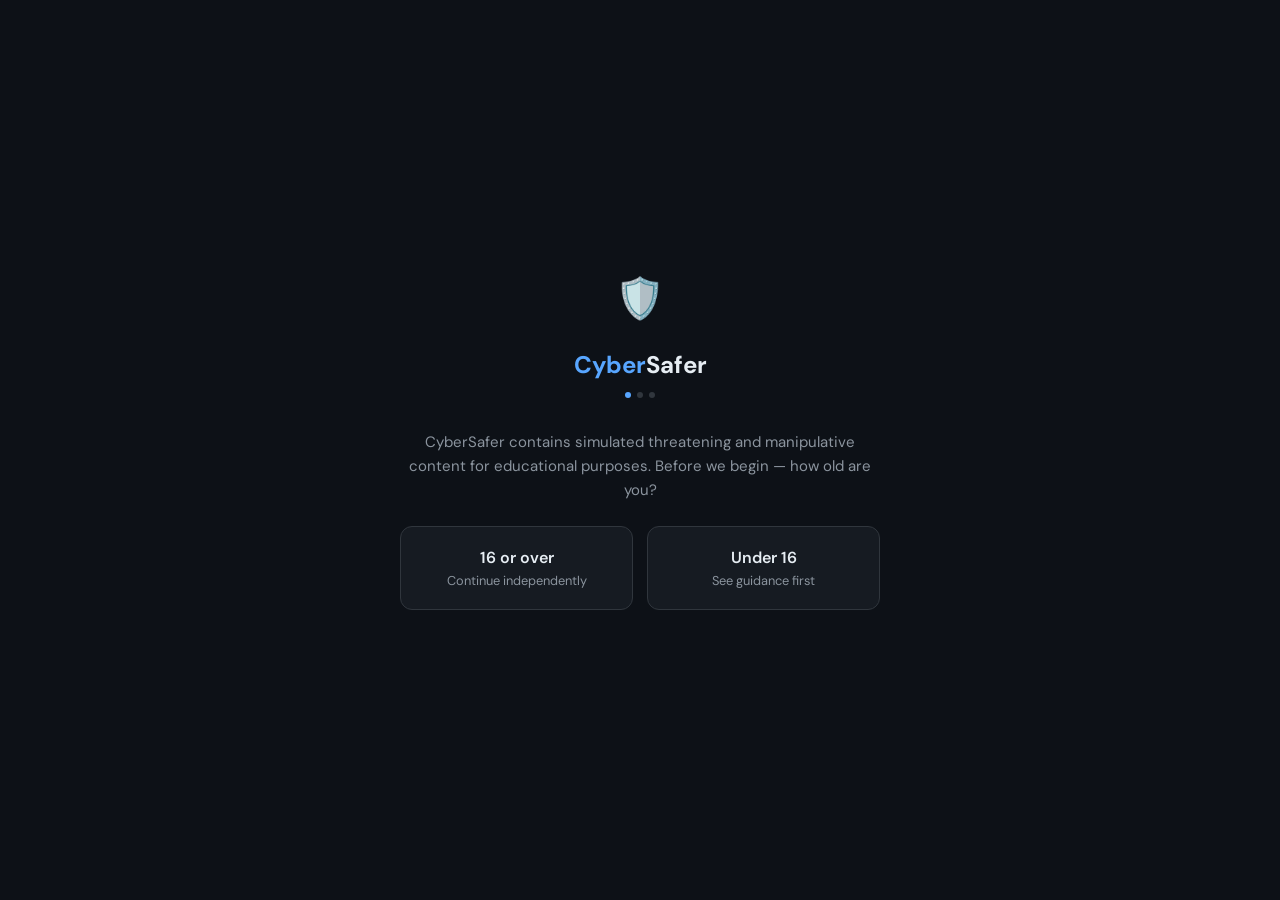
<file: static/index.html>
<!DOCTYPE html>
<html lang="en">
<head>
  <meta charset="UTF-8">
  <meta name="robots" content="noindex,nofollow">
  <meta name="viewport" content="width=device-width, initial-scale=1.0">
  <title>CyberSafer — Learn to spot online threats</title>
  <link rel="stylesheet" href="css/styles.css">
</head>
<body>
  <script>
    // Onboarding gate — redirect if not accepted this session
    try {
      const _ob = JSON.parse(sessionStorage.getItem('cs_onboarded') || 'null');
      if (!_ob || !_ob.accepted) window.location.replace('onboarding.html');
    } catch(e) {
      window.location.replace('onboarding.html');
    }
  </script>

  <header class="header">
    <a href="/" class="header__logo">🛡️ <span>Cyber</span>Safer</a>
    <nav class="header__nav">
      <a href="scenarios.html">Scenarios</a>
    </nav>
  </header>

  <div class="hero">
    <div class="hero__icon">🛡️</div>
    <h1 class="hero__title">Learn to stay safe <span>online</span></h1>
    <p class="hero__desc">
      Read real-feeling conversations involving phishing, scams, cyberbullying,
      and manipulation — and learn to spot the warning signs before they catch you out.
    </p>
    <div class="hero__actions">
      <a href="scenarios.html" class="btn btn--primary btn--lg">Start Training</a>
    </div>
    <div class="hero__stats">
      <div class="hero__stat">
        <div class="hero__stat-num" id="stat-scenarios">21</div>
        <div class="hero__stat-label">Scenarios</div>
      </div>
      <div class="hero__stat">
        <div class="hero__stat-num">6</div>
        <div class="hero__stat-label">Threat categories</div>
      </div>
      <div class="hero__stat">
        <div class="hero__stat-num">0</div>
        <div class="hero__stat-label">Data collected</div>
      </div>
    </div>
  </div>

  <div class="container" style="padding-bottom: 4rem;">
    <div class="divider"></div>

    <div style="display: grid; grid-template-columns: 1fr 1fr; gap: 1rem; margin-bottom: 2rem;" class="feature-grid">
      <div class="card">
        <div style="font-size:1.5rem; margin-bottom:0.5rem;">👁️</div>
        <div style="font-weight:600; margin-bottom:0.25rem;">Spot the warning signs</div>
        <div class="text-muted" style="font-size:0.875rem;">Read real-feeling conversations and identify manipulation tactics before they escalate.</div>
      </div>
      <div class="card">
        <div style="font-size:1.5rem; margin-bottom:0.5rem;">🚩</div>
        <div style="font-weight:600; margin-bottom:0.25rem;">Learn as you go</div>
        <div class="text-muted" style="font-size:0.875rem;">Every red flag you find or miss is explained — so you understand why, not just what.</div>
      </div>
      <div class="card">
        <div style="font-size:1.5rem; margin-bottom:0.5rem;">📱</div>
        <div style="font-weight:600; margin-bottom:0.25rem;">Works on any device</div>
        <div class="text-muted" style="font-size:0.875rem;">Fully mobile-friendly. Use it on your phone, tablet, or laptop.</div>
      </div>
      <div class="card">
        <div style="font-size:1.5rem; margin-bottom:0.5rem;">🔒</div>
        <div style="font-weight:600; margin-bottom:0.25rem;">Nothing stored, nothing shared</div>
        <div class="text-muted" style="font-size:0.875rem;">No account, no tracking, no data leaving your device. Just learn.</div>
      </div>
    </div>

    <div style="text-align:center; padding: 2rem 0;">
      <p class="text-muted" style="font-size:0.875rem; margin-bottom: 0.5rem;">
        Made by <a href="https://foxxelabs.ie" target="_blank">FoxxeLabs</a> ·
        <a href="https://webwise.ie" target="_blank">Internet safety resources</a> ·
        <a href="privacy.html">Privacy Notice</a>
      </p>
      <p class="text-muted" style="font-size:0.8rem;">
        CyberSafer is an educational tool. All scenarios are simulations.<br>
        <a href="onboarding.html" onclick="sessionStorage.removeItem('cs_onboarded')" style="color:var(--text-subtle); font-size:0.75rem;">Review welcome screen</a>
      </p>
    </div>
  </div>

  <script>
    // Load real scenario count
    fetch('scenarios-index.json')
      .then(r => r.json())
      .then(data => {
        if (data.total > 0) document.getElementById('stat-scenarios').textContent = data.total;
      })
      .catch(() => {});
  </script>

  <style>
    @media (max-width: 420px) {
      .feature-grid { grid-template-columns: 1fr; }
    }
  </style>
</body>
</html>
</file>
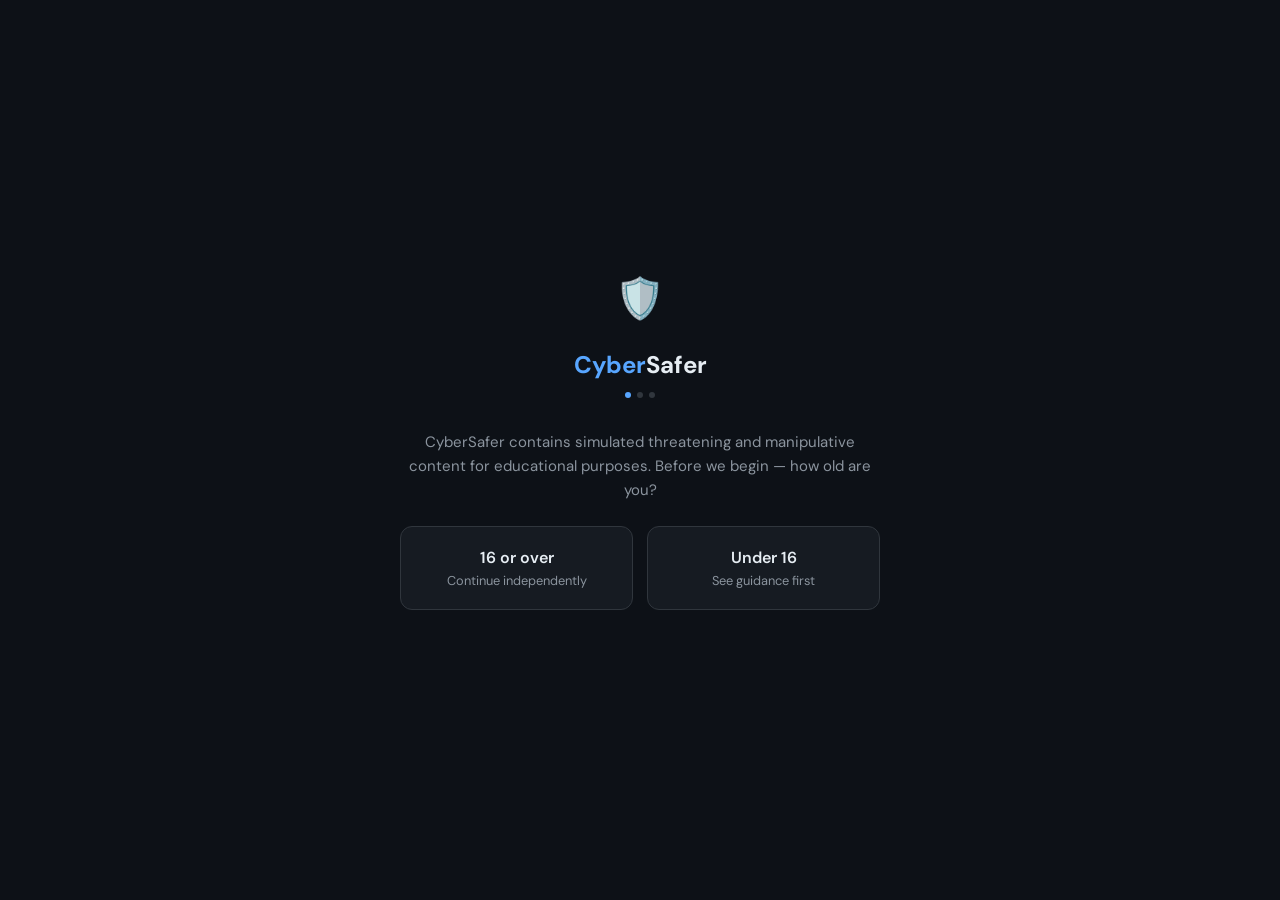
<file: static/category.html>
<!DOCTYPE html>
<html lang="en">
<head>
  <meta charset="UTF-8">
  <meta name="robots" content="noindex,nofollow">
  <meta name="viewport" content="width=device-width, initial-scale=1.0">
  <title>Category — CyberSafer</title>
  <link rel="stylesheet" href="css/styles.css">
  <style>
    .tier-section { margin-bottom: 2.5rem; }
    .tier-header {
      display: flex;
      align-items: center;
      gap: 0.75rem;
      margin-bottom: 1rem;
      padding-bottom: 0.75rem;
      border-bottom: 1px solid var(--border-subtle);
    }
    .tier-icon { font-size: 1.25rem; }
    .tier-title { font-weight: 700; font-size: 1rem; }
    .tier-desc { font-size: 0.8125rem; color: var(--text-muted); margin-top: 0.1rem; }
    .scenario-list { display: flex; flex-direction: column; gap: 0.75rem; }
    .s-card {
      background: var(--surface);
      border: 1px solid var(--border);
      border-radius: var(--radius-lg);
      padding: 1rem 1.25rem;
      cursor: pointer;
      transition: all 0.15s ease;
      display: flex;
      align-items: center;
      gap: 1rem;
    }
    .s-card:hover { border-color: var(--blue); }
    .s-card:active { transform: scale(0.99); }
    .s-card__body { flex: 1; min-width: 0; }
    .s-card__title { font-weight: 600; font-size: 0.9375rem; margin-bottom: 0.3rem; }
    .s-card__desc { font-size: 0.8125rem; color: var(--text-muted); line-height: 1.45;
      white-space: nowrap; overflow: hidden; text-overflow: ellipsis; }
    .s-card__meta { display: flex; gap: 0.4rem; margin-top: 0.5rem; flex-wrap: wrap; align-items: center; }
    .s-card__done {
      width: 24px; height: 24px; border-radius: 50%;
      background: var(--green-dim); border: 1px solid var(--green-border);
      display: flex; align-items: center; justify-content: center;
      font-size: 0.8rem; color: var(--green); flex-shrink: 0;
    }
    .s-card__arrow { color: var(--text-subtle); flex-shrink: 0; transition: all 0.15s; }
    .s-card:hover .s-card__arrow { color: var(--blue); transform: translateX(2px); }

    .recommended-tag {
      display: inline-flex; align-items: center; gap: 0.3rem;
      font-size: 0.7rem; font-weight: 600; text-transform: uppercase;
      letter-spacing: 0.5px; color: var(--blue); background: var(--blue-dim);
      border: 1px solid var(--blue-border); border-radius: 20px;
      padding: 0.15rem 0.5rem;
    }

    .cat-hero {
      padding: 1.5rem 0 0.5rem;
      display: flex;
      align-items: center;
      gap: 1rem;
      margin-bottom: 1.5rem;
    }
    .cat-hero__icon { font-size: 2.5rem; }
    .cat-hero__title { font-size: 1.5rem; font-weight: 700; margin-bottom: 0.25rem; }
    .cat-hero__desc { font-size: 0.9rem; color: var(--text-muted); line-height: 1.5; }
  </style>
</head>
<body>
  <script>
    // Onboarding gate — redirect if not accepted this session
    try {
      const _ob = JSON.parse(sessionStorage.getItem('cs_onboarded') || 'null');
      if (!_ob || !_ob.accepted) window.location.replace('onboarding.html');
    } catch(e) {
      window.location.replace('onboarding.html');
    }
  </script>
  <header class="header">
    <a href="scenarios.html" class="header__logo">← <span>Cyber</span>Safer</a>
  </header>

  <div class="container page" style="padding-top:0;">
    <div class="cat-hero">
      <div class="cat-hero__icon" id="cat-icon"></div>
      <div>
        <div class="cat-hero__title" id="cat-title">Loading...</div>
        <div class="cat-hero__desc" id="cat-desc"></div>
      </div>
    </div>

    <div id="tier-recognise" class="tier-section" style="display:none;">
      <div class="tier-header">
        <div class="tier-icon">👁️</div>
        <div>
          <div class="tier-title">Step 1 — Recognise</div>
          <div class="tier-desc">Read a scripted conversation and identify the warning signs</div>
        </div>
      </div>
      <div class="scenario-list" id="list-recognise"></div>
    </div>

    <div id="tier-respond" class="tier-section" style="display:none;">
      <div class="tier-header">
        <div class="tier-icon">💬</div>
        <div>
          <div class="tier-title">Step 2 — Respond</div>
          <div class="tier-desc">Have a live conversation with an AI adversary and practise your responses</div>
        </div>
      </div>
      <div class="scenario-list" id="list-respond"></div>
    </div>
  </div>

  <!-- Content warning modal -->
  <div class="modal-overlay" id="warning-modal" style="display:none;">
    <div class="modal">
      <div class="modal__icon">⚠️</div>
      <h2 class="modal__title" id="warning-title">Content Warning</h2>
      <div class="modal__body" id="warning-body"></div>
      <div class="modal__actions">
        <button class="btn btn--primary" id="warning-proceed">I understand — continue</button>
        <button class="btn btn--ghost" id="warning-cancel">Go back</button>
      </div>
    </div>
  </div>

  <script>
    const CATEGORIES = {
      phishing:      { icon:'🎣', label:'Phishing',       desc:'Fake emails and messages designed to steal your information or trick you into clicking malicious links.' },
      online_scams:  { icon:'💸', label:'Scams',          desc:'Too-good-to-be-true investment offers, fake jobs, and financial fraud.' },
      malware:       { icon:'🦠', label:'Malware',        desc:'Malicious software and fake tech support scams that try to compromise your device.' },
      identity_theft:{ icon:'🪪', label:'Identity Theft', desc:'Attempts to harvest your personal information and take over your accounts.' },
      cyberbullying: { icon:'😤', label:'Cyberbullying',  desc:'Online harassment, threats, and social manipulation in group chats and on social media.' },
      grooming:      { icon:'⚠️', label:'Online Safety',  desc:'Manipulation and grooming tactics used by adults targeting young people online.' },
    };
    const DIFFICULTY_BADGE = {
      beginner:    ['badge--green','Beginner'],
      medium:      ['badge--amber','Intermediate'],
      intermediate:['badge--amber','Intermediate'],
      hard:        ['badge--red','Advanced'],
      advanced:    ['badge--red','Advanced'],
    };

    const params = new URLSearchParams(location.search);
    const catKey = params.get('cat');
    let pendingScenario = null;

    async function load() {
      if (!catKey) { location.href = 'scenarios.html'; return; }

      const meta = CATEGORIES[catKey] || { icon:'🔐', label: catKey, desc:'' };
      document.title = `${meta.label} — CyberSafer`;
      document.getElementById('cat-icon').textContent = meta.icon;
      document.getElementById('cat-title').textContent = meta.label;
      document.getElementById('cat-desc').textContent = meta.desc;

      try {
        const res = await fetch('scenarios-index.json');
        const data = await res.json();
        const scenarios = (data.categories || {})[catKey] || [];
        const completed = JSON.parse(localStorage.getItem('cs_completed') || '[]');

        // Fetch full scenario details from static JSON files
        const details = await Promise.all(
          scenarios.map(s => fetch(`scenarios/${s.id}.json`).then(r => r.json()))
        );

        const recognise = details.filter(s => s.tier === 'recognise');
        const respond   = details.filter(s => s.tier === 'respond' || !s.tier);

        // Sort respond by difficulty
        const diffOrder = { beginner:0, medium:1, intermediate:1, hard:2, advanced:2 };
        respond.sort((a,b) => (diffOrder[a.difficulty]||1) - (diffOrder[b.difficulty]||1));

        if (recognise.length) {
          document.getElementById('tier-recognise').style.display = 'block';
          document.getElementById('list-recognise').innerHTML =
            recognise.map((s,i) => renderCard(s, completed, i === 0 && !completed.includes(s.id))).join('');
        }

        if (respond.length) {
          document.getElementById('tier-respond').style.display = 'block';
          const recogniseDone = recognise.length === 0 || recognise.every(s => completed.includes(s.id));
          document.getElementById('list-respond').innerHTML =
            respond.map((s,i) => renderCard(s, completed, i === 0 && recogniseDone && !completed.includes(s.id))).join('');
        }

      } catch(e) {
        document.getElementById('cat-title').textContent = 'Error loading scenarios';
      }
    }

    function renderCard(s, completed, recommended) {
      const done = completed.includes(s.id);
      const [diffCls, diffLabel] = DIFFICULTY_BADGE[s.difficulty] || ['badge--subtle', s.difficulty];
      const typeLabel = s.type === 'observe' ? '👁️ Identify' : '💬 Chat';
      const mins = s.estimated_minutes || 5;

      return `
        <div class="s-card" onclick="selectScenario('${s.id}', ${s.content_warning ? 'true' : 'false'}, '${s.type || 'chat'}')">
          <div class="s-card__body">
            <div class="s-card__title">${s.title}</div>
            <div class="s-card__desc">${(s.introduction || '').substring(0, 90)}${s.introduction?.length > 90 ? '…' : ''}</div>
            <div class="s-card__meta">
              <span class="badge ${diffCls}">${diffLabel}</span>
              <span class="badge badge--subtle">${typeLabel}</span>
              <span class="badge badge--subtle">~${mins} min</span>
              ${recommended ? '<span class="recommended-tag">★ Start here</span>' : ''}
            </div>
          </div>
          ${done ? '<div class="s-card__done">✓</div>' : '<div class="s-card__arrow">›</div>'}
        </div>
      `;
    }

    async function selectScenario(id, hasWarning, type) {
      if (hasWarning) {
        const res = await fetch(`scenarios/${id}.json`);
        const s = await res.json();
        pendingScenario = { id, type };
        document.getElementById('warning-title').textContent = `Content Warning — ${s.title}`;
        document.getElementById('warning-body').textContent = s.content_warning_text || 'This scenario deals with a sensitive topic.';
        document.getElementById('warning-modal').style.display = 'flex';
      } else {
        launch(id, type);
      }
    }

    function launch(id, type) {
      if (type === 'observe') {
        location.href = `observe.html?scenario=${encodeURIComponent(id)}`;
      } else {
        location.href = `chat.html?scenario=${encodeURIComponent(id)}`;
      }
    }

    document.getElementById('warning-proceed').onclick = () => {
      document.getElementById('warning-modal').style.display = 'none';
      if (pendingScenario) launch(pendingScenario.id, pendingScenario.type);
    };
    document.getElementById('warning-cancel').onclick = () => {
      document.getElementById('warning-modal').style.display = 'none';
      pendingScenario = null;
    };
    document.getElementById('warning-modal').onclick = e => {
      if (e.target === e.currentTarget) {
        e.currentTarget.style.display = 'none';
        pendingScenario = null;
      }
    };

    load();
  </script>
</body>
</html>
</file>
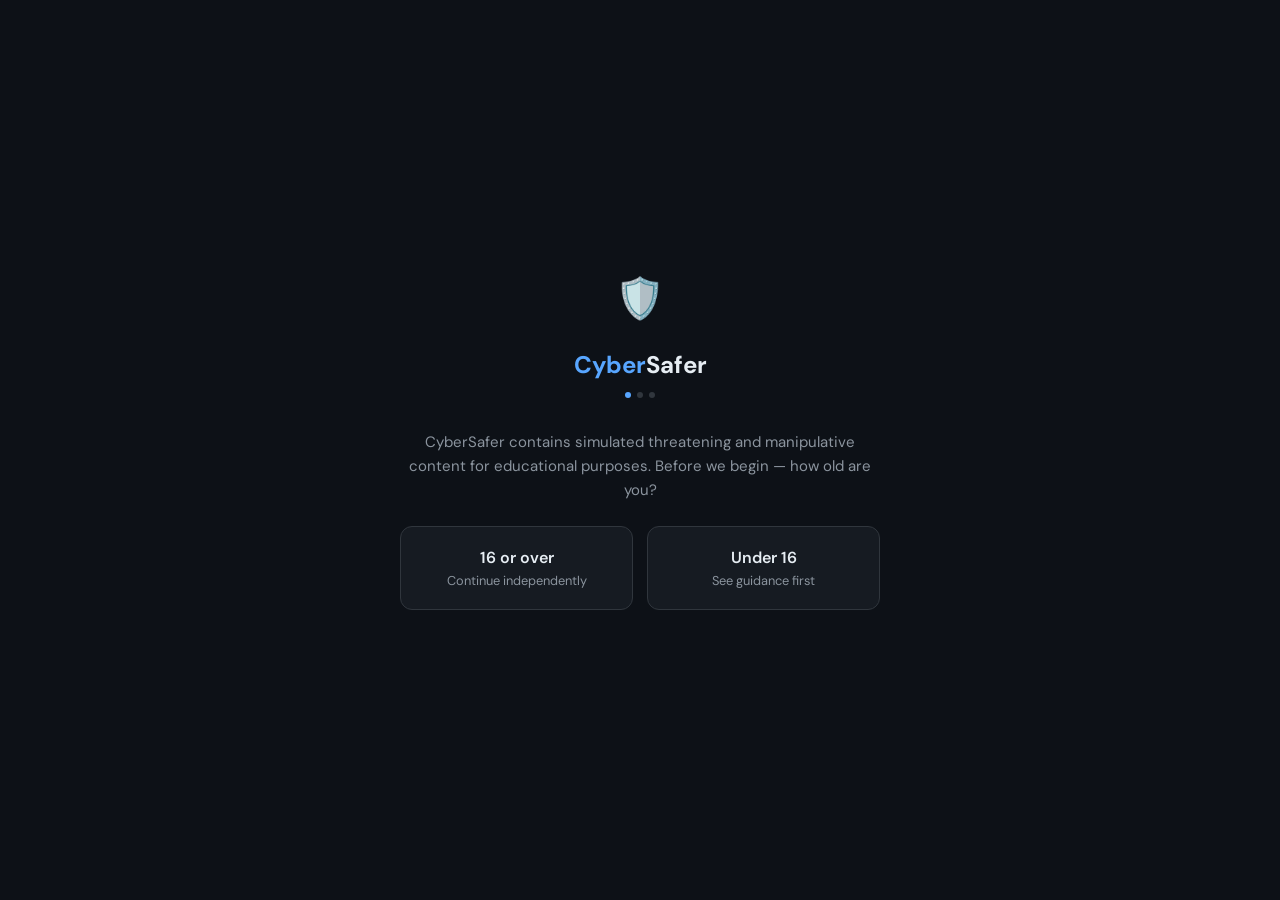
<file: static/observe.html>
<!DOCTYPE html>
<html lang="en">
<head>
  <meta charset="UTF-8">
  <meta name="robots" content="noindex,nofollow">
  <meta name="viewport" content="width=device-width, initial-scale=1.0">
  <title>Observe — CyberSafer</title>
  <link rel="stylesheet" href="css/styles.css">
  <style>
    .observe-layout {
      max-width: 640px;
      margin: 0 auto;
      padding: 0 1.25rem 5rem;
    }
    .observe-intro {
      background: var(--surface);
      border: 1px solid var(--border);
      border-radius: var(--radius-lg);
      padding: 1.25rem;
      margin: 1.5rem 0;
      font-size: 0.9375rem;
      color: var(--text-muted);
      line-height: 1.6;
    }
    .observe-intro strong { color: var(--text); }

    /* Conversation */
    .convo {
      display: flex;
      flex-direction: column;
      gap: 0.625rem;
      margin-bottom: 2rem;
    }
    .convo-msg {
      display: flex;
      gap: 0.625rem;
      max-width: 88%;
      cursor: pointer;
      user-select: none;
      -webkit-tap-highlight-color: transparent;
    }
    .convo-msg--left  { align-self: flex-start; }
    .convo-msg--right { align-self: flex-end; flex-direction: row-reverse; }

    .convo-msg__avatar {
      width: 1.875rem;
      height: 1.875rem;
      border-radius: 50%;
      background: var(--surface-2);
      border: 1px solid var(--border);
      display: flex;
      align-items: center;
      justify-content: center;
      font-size: 0.9rem;
      flex-shrink: 0;
      margin-top: 2px;
    }
    .convo-msg--right .convo-msg__avatar {
      background: var(--blue-dim);
      border-color: var(--blue-border);
    }

    .convo-msg__bubble {
      padding: 0.6rem 0.875rem;
      border-radius: var(--radius-lg);
      font-family: var(--font-mono);
      font-size: 0.875rem;
      line-height: 1.5;
      transition: all 0.15s ease;
      position: relative;
    }
    .convo-msg--left .convo-msg__bubble {
      background: var(--surface);
      border: 1px solid var(--border);
      border-top-left-radius: 4px;
    }
    .convo-msg--right .convo-msg__bubble {
      background: var(--blue-dim);
      border: 1px solid var(--blue-border);
      border-top-right-radius: 4px;
    }

    /* Selected state */
    .convo-msg--selected .convo-msg__bubble {
      border-color: var(--amber) !important;
      background: var(--amber-dim) !important;
      box-shadow: 0 0 0 2px rgba(210,153,34,0.2);
    }
    .convo-msg--selected .convo-msg__avatar {
      border-color: var(--amber);
    }

    /* Revealed states (after submit) */
    .convo-msg--correct .convo-msg__bubble {
      border-color: var(--green) !important;
      background: var(--green-dim) !important;
      box-shadow: 0 0 0 2px rgba(63,185,80,0.2);
    }
    .convo-msg--missed .convo-msg__bubble {
      border-color: var(--red) !important;
      background: var(--red-dim) !important;
      box-shadow: 0 0 0 2px rgba(248,81,73,0.15);
    }
    .convo-msg--false-positive .convo-msg__bubble {
      border-color: var(--amber) !important;
      background: var(--amber-dim) !important;
      opacity: 0.7;
    }

    .flag-reveal {
      margin-top: 0.5rem;
      padding: 0.6rem 0.875rem;
      background: var(--surface-2);
      border-left: 3px solid var(--green);
      border-radius: 0 var(--radius) var(--radius) 0;
      font-size: 0.8125rem;
      line-height: 1.55;
      color: var(--text-muted);
      animation: fadeSlideIn 0.3s ease forwards;
    }
    .flag-reveal--missed { border-left-color: var(--red); }
    .flag-reveal__label {
      font-weight: 600;
      color: var(--text);
      margin-bottom: 0.25rem;
      font-size: 0.8rem;
      text-transform: uppercase;
      letter-spacing: 0.5px;
    }
    @keyframes fadeSlideIn {
      from { opacity: 0; transform: translateY(-4px); }
      to   { opacity: 1; transform: translateY(0); }
    }

    .hint-bar {
      text-align: center;
      font-size: 0.8125rem;
      color: var(--text-subtle);
      margin-bottom: 1rem;
      animation: pulse 2s ease infinite;
    }
    @keyframes pulse {
      0%, 100% { opacity: 0.5; }
      50% { opacity: 1; }
    }

    .submit-area {
      position: sticky;
      bottom: 0;
      background: var(--bg);
      border-top: 1px solid var(--border-subtle);
      padding: 1rem 0;
      display: flex;
      align-items: center;
      gap: 1rem;
    }
    .selected-count {
      font-size: 0.875rem;
      color: var(--text-muted);
      flex: 1;
    }
    .selected-count span { color: var(--amber); font-weight: 600; }

    /* Score summary */
    .score-summary {
      background: var(--surface);
      border: 1px solid var(--border);
      border-radius: var(--radius-lg);
      padding: 1.5rem;
      text-align: center;
      margin-bottom: 1.5rem;
    }
    .score-summary__num {
      font-size: 3rem;
      font-weight: 700;
      line-height: 1;
      margin-bottom: 0.5rem;
    }
    .score-summary__label { color: var(--text-muted); font-size: 0.9375rem; }

    .debrief-section { margin-bottom: 1.5rem; }
    .debrief-section__title {
      font-size: 0.8125rem;
      font-weight: 600;
      text-transform: uppercase;
      letter-spacing: 1px;
      color: var(--text-muted);
      margin-bottom: 0.75rem;
    }
  </style>
</head>
<body>
  <script>
    // Onboarding gate — redirect if not accepted this session
    try {
      const _ob = JSON.parse(sessionStorage.getItem('cs_onboarded') || 'null');
      if (!_ob || !_ob.accepted) window.location.replace('onboarding.html');
    } catch(e) {
      window.location.replace('onboarding.html');
    }
  </script>

  <header class="header">
    <a href="scenarios.html" class="header__logo" id="back-link">← <span>Cyber</span>Safer</a>
  </header>

  <div class="observe-layout">

    <!-- Title -->
    <div style="padding: 1.5rem 0 0;">
      <div id="category-badge" style="margin-bottom:0.5rem;"></div>
      <h1 id="scenario-title" style="font-size:1.375rem; font-weight:700; margin-bottom:0.25rem;"></h1>
      <p id="scenario-difficulty" class="text-muted" style="font-size:0.875rem;"></p>
    </div>

    <!-- Intro box -->
    <div class="observe-intro" id="observe-intro"></div>

    <!-- Hint -->
    <div class="hint-bar" id="hint-bar">👆 Tap any message you think is a warning sign</div>

    <!-- Conversation -->
    <div class="convo" id="convo"></div>

    <!-- Submit / results (sticky) -->
    <div class="submit-area" id="submit-area">
      <div class="selected-count">
        <span id="sel-count">0</span> warning sign<span id="sel-plural">s</span> selected
      </div>
      <button class="btn btn--primary" id="submit-btn" onclick="submitAnswers()">Submit</button>
    </div>

    <!-- Results (shown after submit) -->
    <div id="results-section" style="display:none;">
      <div class="score-summary">
        <div class="score-summary__num" id="score-num"></div>
        <div class="score-summary__label" id="score-label"></div>
      </div>

      <div class="debrief-section" id="learning-section" style="display:none;">
        <div class="debrief-section__title">What to remember</div>
        <ul class="learning-list" id="learning-list"></ul>
      </div>

      <div class="debrief-section">
        <div class="debrief-section__title">Debrief</div>
        <div class="debrief-box" id="debrief-box"></div>
      </div>

      <div class="resources-box" id="resources-box" style="display:none;">
        <div class="resources-box__title">🆘 If you need help</div>
        <div id="resources-list"></div>
      </div>

      <div style="display:flex; gap:0.875rem; flex-wrap:wrap; padding-bottom: 2rem;">
        <a href="scenarios.html" class="btn btn--primary">More Scenarios</a>
        <button class="btn btn--secondary" onclick="location.reload()">Try Again</button>
      </div>
    </div>

  </div>

  <script>
    const params = new URLSearchParams(location.search);
    const scenarioId = params.get('scenario');

    let scenario = null;
    let selected = new Set();
    let submitted = false;

    async function init() {
      if (!scenarioId) { location.href = 'scenarios.html'; return; }

      try {
        const res = await fetch(`scenarios/${encodeURIComponent(scenarioId)}.json`);
        if (!res.ok) throw new Error('Scenario not found');
        scenario = await res.json();
        render();
      } catch(e) {
        document.getElementById('convo').innerHTML =
          `<p style="color:var(--red);">Could not load scenario: ${e.message}</p>`;
      }
    }

    function render() {
      document.title = `${scenario.title} — CyberSafer`;
      document.getElementById('scenario-title').textContent = scenario.title;
      document.getElementById('observe-intro').innerHTML =
        `<strong>Your task:</strong> ${scenario.introduction}`;

      const diff = scenario.difficulty || 'intermediate';
      const diffMap = { beginner: ['badge--green','Beginner'], intermediate: ['badge--amber','Intermediate'], advanced: ['badge--red','Advanced'] };
      const [cls, label] = diffMap[diff] || ['badge--subtle', diff];
      document.getElementById('category-badge').innerHTML =
        `<span class="badge ${cls}">${label}</span> <span class="badge badge--amber" style="margin-left:0.25rem;">⚠️ Online Safety</span>`;

      // Build conversation
      const convo = document.getElementById('convo');
      scenario.script.forEach(msg => {
        const side = scenario.participants[msg.from]?.side || 'left';
        const avatar = scenario.participants[msg.from]?.avatar || '👤';

        const wrapper = document.createElement('div');
        wrapper.className = `convo-msg convo-msg--${side}`;
        wrapper.dataset.id = msg.id;
        wrapper.dataset.flag = msg.is_red_flag ? '1' : '0';
        wrapper.setAttribute('role', 'button');
        wrapper.setAttribute('aria-pressed', 'false');

        wrapper.innerHTML = `
          <div class="convo-msg__avatar">${avatar}</div>
          <div class="convo-msg__bubble">${escapeHtml(msg.text)}</div>
        `;

        // Only Alex's messages are tappable (Jamie's are responses)
        if (msg.from !== 'jamie') {
          wrapper.addEventListener('click', () => toggleSelect(wrapper, msg.id));
        } else {
          wrapper.style.cursor = 'default';
          wrapper.style.opacity = '0.7';
        }

        convo.appendChild(wrapper);
      });
    }

    function toggleSelect(el, id) {
      if (submitted) return;
      if (selected.has(id)) {
        selected.delete(id);
        el.classList.remove('convo-msg--selected');
        el.setAttribute('aria-pressed', 'false');
      } else {
        selected.add(id);
        el.classList.add('convo-msg--selected');
        el.setAttribute('aria-pressed', 'true');
      }
      updateCount();
    }

    function updateCount() {
      const n = selected.size;
      document.getElementById('sel-count').textContent = n;
      document.getElementById('sel-plural').textContent = n === 1 ? '' : 's';
    }

    function submitAnswers() {
      if (submitted) return;
      submitted = true;

      document.getElementById('submit-btn').disabled = true;
      document.getElementById('hint-bar').style.display = 'none';
      document.getElementById('submit-area').style.display = 'none';

      // Adversary is always the first participant (left side)
      const adversaryKey = Object.keys(scenario.participants || {})[0];

      const redFlagMessages = scenario.script.filter(m => m.is_red_flag);
      const totalFlags = redFlagMessages.length;

      let correct = 0;
      let falsePositives = 0;

      // Mark each message — only grade adversary messages
      scenario.script.forEach(msg => {
        if (msg.from !== adversaryKey) return;

        const el = document.querySelector(`[data-id="${msg.id}"]`);
        if (!el) return;

        el.classList.remove('convo-msg--selected');

        if (msg.is_red_flag && selected.has(msg.id)) {
          // Correctly identified
          correct++;
          el.classList.add('convo-msg--correct');
          appendReveal(el, msg.flag_label, msg.explanation, false);

        } else if (msg.is_red_flag && !selected.has(msg.id)) {
          // Missed
          el.classList.add('convo-msg--missed');
          appendReveal(el, `Missed: ${msg.flag_label}`, msg.explanation, true);

        } else if (!msg.is_red_flag && selected.has(msg.id)) {
          // False positive — costs half a point
          falsePositives++;
          el.classList.add('convo-msg--false-positive');
          const bubble = el.querySelector('.convo-msg__bubble');
          const note = document.createElement('div');
          note.className = 'flag-reveal';
          note.style.borderLeftColor = 'var(--amber)';
          note.innerHTML = '<div class="flag-reveal__label">Not a red flag</div>This message doesn\'t contain a manipulation tactic. Flagging it costs half a point.';
          bubble.appendChild(note);
        }
      });

      // Scoring: each correct hit = 1 point, each false positive = -0.5 points
      // As a percentage of total flags. Clamped 0–100.
      const rawScore = Math.max(0, correct - (falsePositives * 0.5));
      const pct = totalFlags > 0 ? Math.round((rawScore / totalFlags) * 100) : 0;
      showResults(correct, totalFlags, falsePositives, pct);
    }

    function appendReveal(el, label, explanation, missed) {
      const bubble = el.querySelector('.convo-msg__bubble');
      const reveal = document.createElement('div');
      reveal.className = `flag-reveal${missed ? ' flag-reveal--missed' : ''}`;
      reveal.innerHTML = `<div class="flag-reveal__label">${escapeHtml(label)}</div>${escapeHtml(explanation)}`;
      bubble.appendChild(reveal);
    }

    function showResults(correct, total, falsePositives, pct) {
      const section = document.getElementById('results-section');
      section.style.display = 'block';

      // Score display
      const num = document.getElementById('score-num');
      num.textContent = `${correct}/${total}`;
      if (pct >= 80) num.style.color = 'var(--green)';
      else if (pct >= 50) num.style.color = 'var(--amber)';
      else num.style.color = 'var(--red)';

      let labelText = '';
      if (pct === 100 && falsePositives === 0) labelText = 'Perfect — you spotted every warning sign and had no false alarms.';
      else if (pct === 100) labelText = 'All warning signs found!';
      else if (pct >= 80) labelText = 'Well done. Scroll up to see what you found and what you missed.';
      else if (pct >= 50) labelText = 'Good effort. Scroll up to review the warning signs you missed.';
      else labelText = 'Scroll up to see all the warning signs highlighted and explained.';
      if (falsePositives > 0) labelText += ` ${falsePositives} false alarm${falsePositives > 1 ? 's' : ''} cost you ${(falsePositives * 0.5).toFixed(1)} point${falsePositives > 1 ? 's' : ''}.`;
      document.getElementById('score-label').textContent = labelText;

      // Mark completed
      try {
        const done = JSON.parse(localStorage.getItem('cs_completed') || '[]');
        if (!done.includes(scenarioId)) { done.push(scenarioId); localStorage.setItem('cs_completed', JSON.stringify(done)); }
      } catch {}

      // Learning objectives
      if (scenario.learning_objectives?.length) {
        document.getElementById('learning-section').style.display = 'block';
        const list = document.getElementById('learning-list');
        scenario.learning_objectives.forEach(obj => {
          const li = document.createElement('li');
          li.textContent = obj;
          list.appendChild(li);
        });
      }

      // Debrief
      document.getElementById('debrief-box').innerHTML = renderMarkdown(scenario.debrief || '');

      // Resources
      if (scenario.resources?.length) {
        document.getElementById('resources-box').style.display = 'block';
        const list = document.getElementById('resources-list');
        scenario.resources.forEach(r => {
          const a = document.createElement('a');
          a.className = 'resource-link';
          a.href = r.url;
          a.target = '_blank';
          a.rel = 'noopener noreferrer';
          a.textContent = `🔗 ${r.name}${r.phone ? ' · ' + r.phone : ''}`;
          list.appendChild(a);
        });
      }

      section.scrollIntoView({ behavior: 'smooth', block: 'start' });
    }

    function renderMarkdown(text) {
      const escaped = text.replace(/&/g,'&amp;').replace(/</g,'&lt;').replace(/>/g,'&gt;');
      const bolded = escaped.replace(/\*\*(.*?)\*\*/g, '<strong>$1</strong>');
      return bolded.split('\n\n').map(p => `<p>${p.replace(/\n/g,'<br>')}</p>`).join('');
    }

    function escapeHtml(str) {
      return str.replace(/&/g,'&amp;').replace(/</g,'&lt;').replace(/>/g,'&gt;');
    }

    init();
  </script>
</body>
</html>
</file>
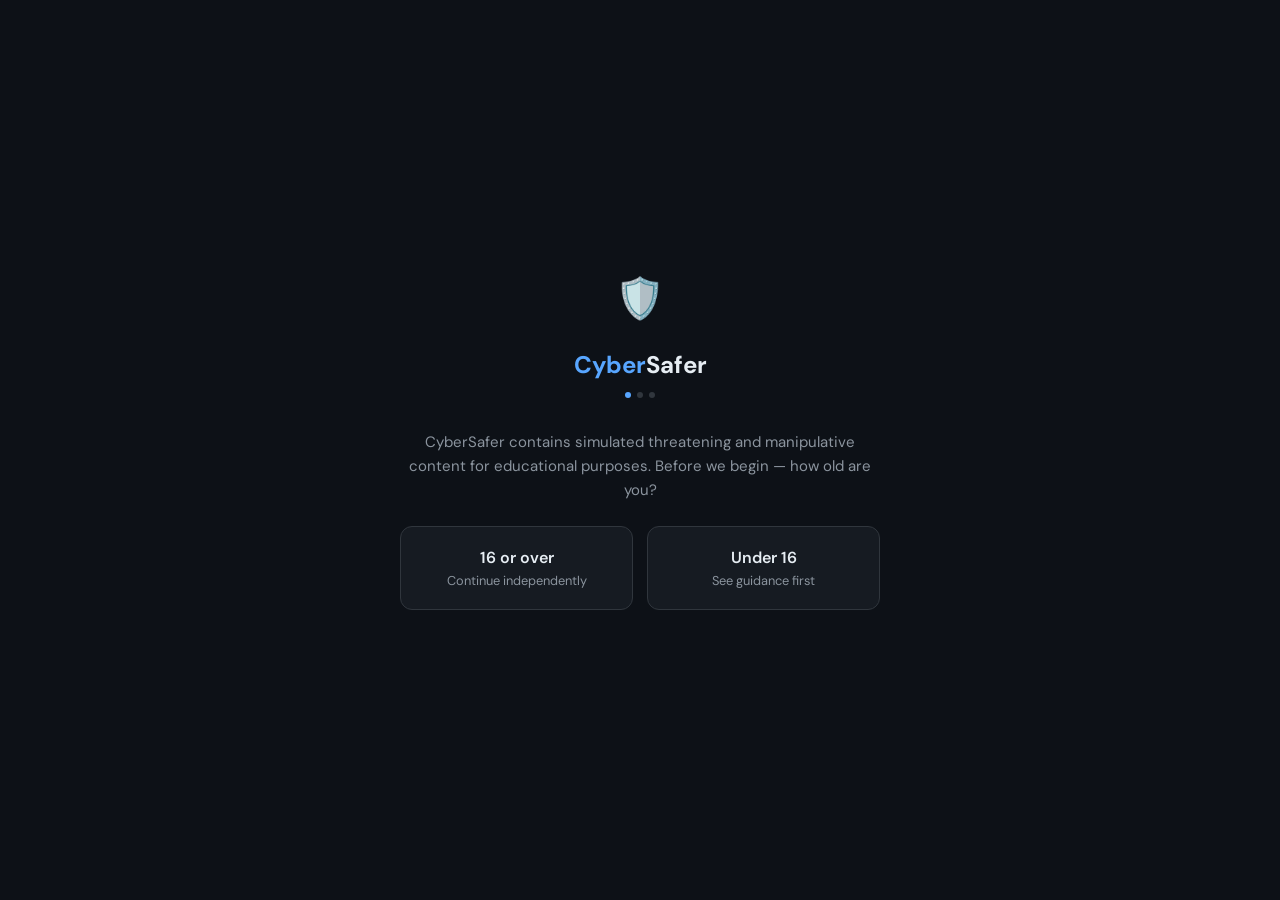
<file: static/onboarding.html>
<!DOCTYPE html>
<html lang="en">
<head>
  <meta charset="UTF-8">
  <meta name="viewport" content="width=device-width, initial-scale=1.0">
  <meta name="robots" content="noindex,nofollow">
  <title>Welcome — CyberSafer</title>
  <link rel="stylesheet" href="css/styles.css">
  <style>
    body {
      display: flex;
      align-items: center;
      justify-content: center;
      min-height: 100vh;
      padding: 1.5rem;
    }
    .gate {
      max-width: 480px;
      width: 100%;
      animation: fadeUp 0.4s ease forwards;
    }
    @keyframes fadeUp {
      from { opacity: 0; transform: translateY(12px); }
      to   { opacity: 1; transform: translateY(0); }
    }
    .gate__logo {
      text-align: center;
      font-size: 2.5rem;
      margin-bottom: 1rem;
    }
    .gate__title {
      text-align: center;
      font-size: 1.5rem;
      font-weight: 700;
      margin-bottom: 0.5rem;
    }
    .gate__title span { color: var(--blue); }
    .gate__step { display: none; }
    .gate__step--active { display: block; animation: fadeUp 0.3s ease; }

    .purpose-box {
      background: var(--surface);
      border: 1px solid var(--border);
      border-radius: var(--radius-lg);
      padding: 1.25rem;
      margin: 1.5rem 0;
    }
    .purpose-box__row {
      display: flex;
      gap: 0.75rem;
      padding: 0.6rem 0;
      border-bottom: 1px solid var(--border-subtle);
      font-size: 0.9rem;
      color: var(--text-muted);
      line-height: 1.5;
      align-items: flex-start;
    }
    .purpose-box__row:last-child { border-bottom: none; }
    .purpose-box__row em { font-style: normal; font-size: 1rem; flex-shrink: 0; margin-top: 1px; }

    .age-buttons {
      display: grid;
      grid-template-columns: 1fr 1fr;
      gap: 0.875rem;
      margin: 1.5rem 0;
    }
    .age-btn {
      padding: 1.25rem;
      border-radius: var(--radius-lg);
      border: 1px solid var(--border);
      background: var(--surface);
      color: var(--text);
      font-size: 1rem;
      font-weight: 600;
      font-family: var(--font-body);
      cursor: pointer;
      transition: all 0.15s ease;
      text-align: center;
    }
    .age-btn:hover { border-color: var(--blue); color: var(--blue); background: var(--blue-dim); }
    .age-btn__label { font-size: 0.8rem; font-weight: 400; color: var(--text-muted); display: block; margin-top: 0.25rem; }

    .young-box {
      background: var(--amber-dim);
      border: 1px solid rgba(210,153,34,0.3);
      border-radius: var(--radius-lg);
      padding: 1.5rem;
      text-align: center;
      margin: 1.5rem 0;
    }
    .young-box__icon { font-size: 2rem; margin-bottom: 0.75rem; }
    .young-box__title { font-weight: 700; color: var(--amber); margin-bottom: 0.5rem; }
    .young-box__body { font-size: 0.9rem; color: var(--text-muted); line-height: 1.6; }

    .terms-text {
      font-size: 0.8125rem;
      color: var(--text-subtle);
      text-align: center;
      line-height: 1.6;
      margin-bottom: 1.25rem;
    }
    .terms-text a { color: var(--text-muted); }
    .terms-text a:hover { color: var(--blue); }

    .step-indicator {
      display: flex;
      justify-content: center;
      gap: 0.4rem;
      margin-bottom: 2rem;
    }
    .step-dot {
      width: 6px; height: 6px;
      border-radius: 50%;
      background: var(--border);
      transition: background 0.2s;
    }
    .step-dot--active { background: var(--blue); }
    .step-dot--done  { background: var(--green); }
  </style>
</head>
<body>
  <div class="gate">
    <div class="gate__logo">🛡️</div>
    <h1 class="gate__title"><span>Cyber</span>Safer</h1>

    <div class="step-indicator">
      <div class="step-dot step-dot--active" id="dot-0"></div>
      <div class="step-dot" id="dot-1"></div>
      <div class="step-dot" id="dot-2"></div>
    </div>

    <!-- Step 0: Age check -->
    <div class="gate__step gate__step--active" id="step-age">
      <p style="text-align:center; color:var(--text-muted); margin-bottom:1.5rem; font-size:0.9375rem; line-height:1.6;">
        CyberSafer contains simulated threatening and manipulative content for educational purposes.
        Before we begin — how old are you?
      </p>
      <div class="age-buttons">
        <button class="age-btn" onclick="chooseAge(true)">
          16 or over
          <span class="age-btn__label">Continue independently</span>
        </button>
        <button class="age-btn" onclick="chooseAge(false)">
          Under 16
          <span class="age-btn__label">See guidance first</span>
        </button>
      </div>
    </div>

    <!-- Step 1a: Under 16 guidance -->
    <div class="gate__step" id="step-young">
      <div class="young-box">
        <div class="young-box__icon">👋</div>
        <div class="young-box__title">Welcome — a quick note first</div>
        <div class="young-box__body">
          CyberSafer is a great tool for learning to stay safe online.
          Because some scenarios deal with serious topics like bullying and online manipulation,
          we recommend that you use it with a parent, guardian, or teacher nearby —
          especially if anything you see makes you feel uncomfortable.
          <br><br>
          <strong style="color:var(--amber);">That said — you're welcome here.</strong>
          These are important things to learn, and you're doing the right thing by being curious about them.
        </div>
      </div>
      <p class="terms-text">
        If anything you see here concerns you in real life, talk to someone you trust.<br>
        <a href="https://www.childline.ie" target="_blank">Childline Ireland</a> ·
        <a href="https://www.childline.org.uk" target="_blank">Childline UK</a> ·
        <a href="https://www.webwise.ie" target="_blank">Webwise</a>
      </p>
      <button class="btn btn--primary btn--full" onclick="showPurpose()">I understand — continue</button>
      <div style="margin-top:0.75rem; text-align:center;">
        <button class="btn btn--ghost btn--sm" onclick="showStep('step-age')">← Go back</button>
      </div>
    </div>

    <!-- Step 1b / 2: Purpose statement -->
    <div class="gate__step" id="step-purpose">
      <p style="font-weight:600; margin-bottom:0.25rem;">What this tool does</p>
      <p style="font-size:0.875rem; color:var(--text-muted); margin-bottom:0; line-height:1.5;">
        Read this before you begin.
      </p>
      <div class="purpose-box">
        <div class="purpose-box__row">
          <em>🎭</em>
          <span>Scenarios use AI-powered characters that simulate real online threats — phishing, scams, bullying, manipulation. They are designed to be convincing.</span>
        </div>
        <div class="purpose-box__row">
          <em>🚩</em>
          <span>Your responses are analysed to identify when you spot warning signs. Nothing you type is stored, logged, or seen by anyone.</span>
        </div>
        <div class="purpose-box__row">
          <em>⚠️</em>
          <span>Some scenarios contain content that may be upsetting — bullying, manipulation, threatening messages. Content warnings appear before these scenarios.</span>
        </div>
        <div class="purpose-box__row">
          <em>🔒</em>
          <span>No account is needed. No personal data is collected. Sessions are anonymous and temporary.</span>
        </div>
        <div class="purpose-box__row">
          <em>🛡️</em>
          <span>This is a safe environment. Nothing here is real. The goal is to help you recognise these threats before you encounter them.</span>
        </div>
      </div>
      <p class="terms-text">
        By continuing you confirm you understand this is an educational simulation.<br>
        <a href="privacy.html" target="_blank">Privacy Notice</a> ·
        <a href="mailto:hello@foxxelabs.ie">Contact FoxxeLabs</a>
      </p>
      <button class="btn btn--primary btn--full btn--lg" onclick="accept()">I understand — let's begin</button>
    </div>

  </div>

  <script>
    let isYoung = false;

    function showStep(id) {
      document.querySelectorAll('.gate__step').forEach(s => s.classList.remove('gate__step--active'));
      document.getElementById(id).classList.add('gate__step--active');
    }

    function updateDots(active) {
      for (let i = 0; i < 3; i++) {
        const dot = document.getElementById(`dot-${i}`);
        dot.className = 'step-dot';
        if (i < active) dot.classList.add('step-dot--done');
        else if (i === active) dot.classList.add('step-dot--active');
      }
    }

    function chooseAge(isAdult) {
      isYoung = !isAdult;
      updateDots(1);
      if (isAdult) {
        showStep('step-purpose');
      } else {
        showStep('step-young');
      }
    }

    function showPurpose() {
      updateDots(2);
      showStep('step-purpose');
    }

    function accept() {
      const record = {
        accepted: true,
        timestamp: Date.now(),
        ageGroup: isYoung ? 'under16' : '16plus',
        version: '1.0'
      };
      sessionStorage.setItem('cs_onboarded', JSON.stringify(record));
      window.location.href = 'index.html';
    }

    // If already accepted this session, skip straight through
    try {
      const existing = JSON.parse(sessionStorage.getItem('cs_onboarded') || 'null');
      if (existing && existing.accepted) window.location.href = 'index.html';
    } catch(e) {
      sessionStorage.removeItem('cs_onboarded');
    }
  </script>
</body>
</html>
</file>
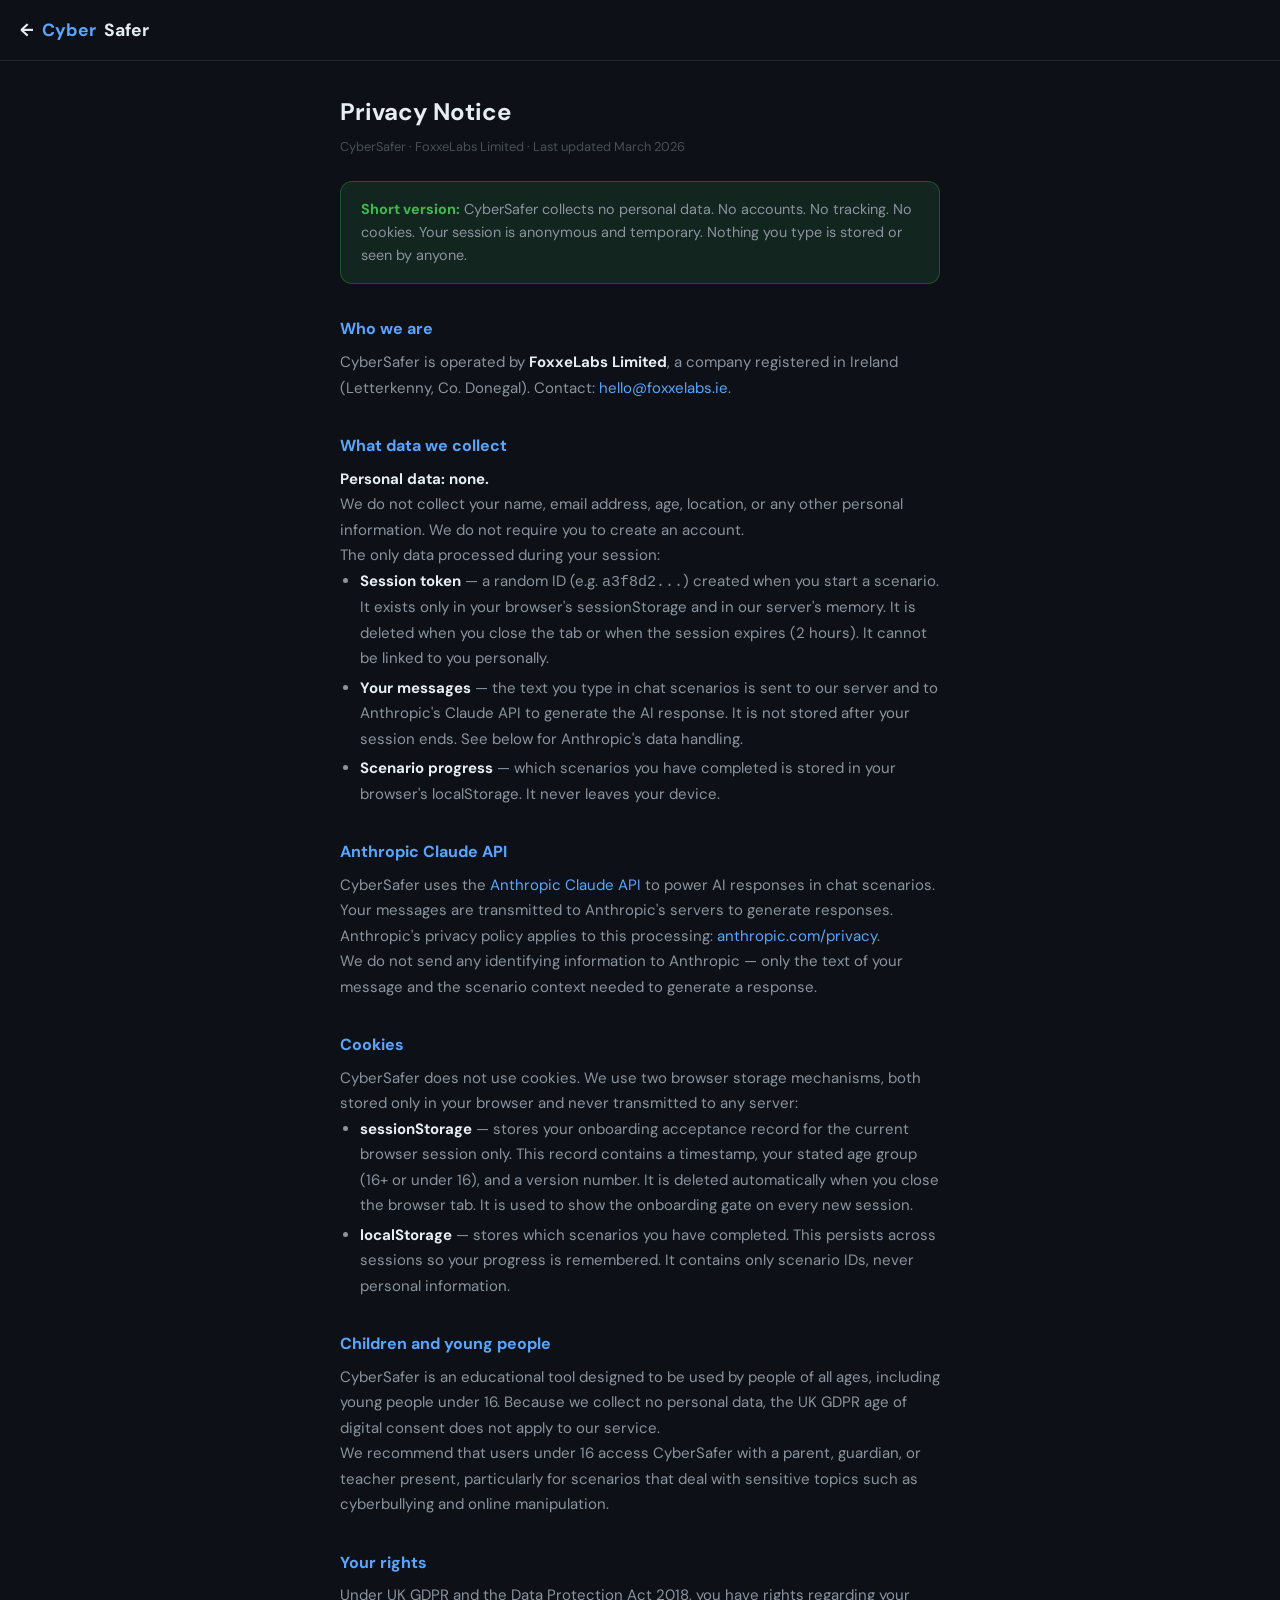
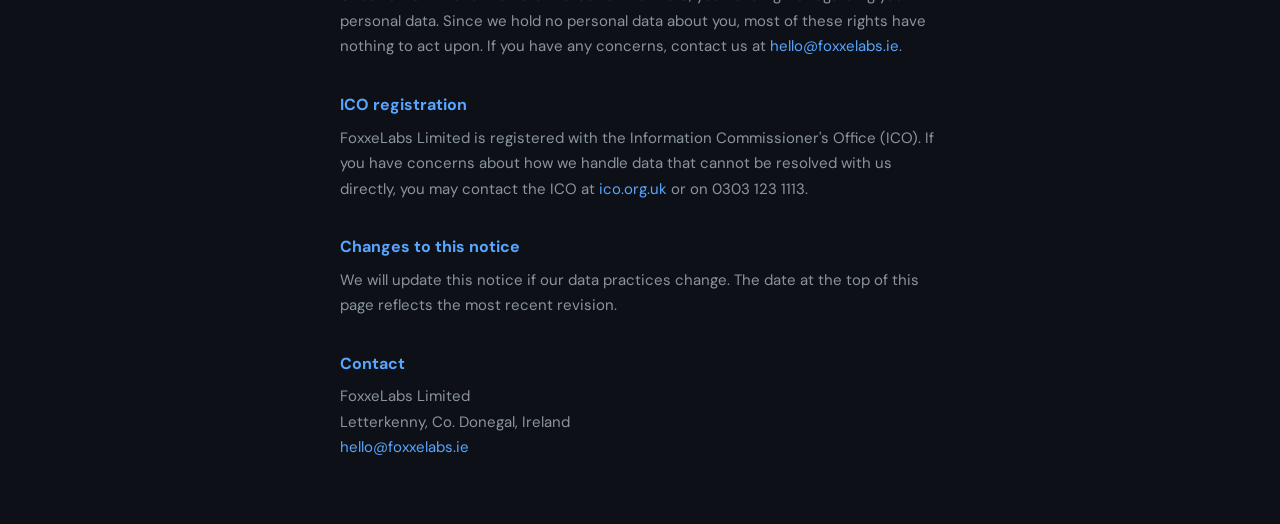
<file: static/privacy.html>
<!DOCTYPE html>
<html lang="en">
<head>
  <meta charset="UTF-8">
  <meta name="viewport" content="width=device-width, initial-scale=1.0">
  <meta name="robots" content="noindex,nofollow">
  <title>Privacy Notice — CyberSafer</title>
  <link rel="stylesheet" href="css/styles.css">
  <style>
    .privacy-body {
      max-width: 640px;
      margin: 0 auto;
      padding: 2rem 1.25rem 4rem;
    }
    h2 { font-size: 1rem; font-weight: 700; margin: 2rem 0 0.5rem; color: var(--blue); }
    p, li { font-size: 0.9375rem; color: var(--text-muted); line-height: 1.7; }
    ul { padding-left: 1.25rem; margin-bottom: 0.75rem; }
    li { margin-bottom: 0.25rem; }
    .last-updated { font-size: 0.8rem; color: var(--text-subtle); margin-top: 0.25rem; }
    strong { color: var(--text); }
    .highlight {
      background: var(--green-dim);
      border: 1px solid var(--green-border);
      border-radius: var(--radius-lg);
      padding: 1rem 1.25rem;
      margin: 1.5rem 0;
      font-size: 0.9rem;
      color: var(--text-muted);
      line-height: 1.6;
    }
    .highlight strong { color: var(--green); }
  </style>
</head>
<body>
  <header class="header">
    <a href="javascript:history.back()" class="header__logo">← <span>Cyber</span>Safer</a>
  </header>

  <div class="privacy-body">
    <h1 style="font-size:1.5rem; font-weight:700; margin-bottom:0.25rem;">Privacy Notice</h1>
    <p class="last-updated">CyberSafer · FoxxeLabs Limited · Last updated March 2026</p>

    <div class="highlight">
      <strong>Short version:</strong> CyberSafer collects no personal data. No accounts. No tracking. No cookies. Your session is anonymous and temporary. Nothing you type is stored or seen by anyone.
    </div>

    <h2>Who we are</h2>
    <p>
      CyberSafer is operated by <strong>FoxxeLabs Limited</strong>, a company registered in Ireland
      (Letterkenny, Co. Donegal). Contact: <a href="mailto:hello@foxxelabs.ie">hello@foxxelabs.ie</a>.
    </p>

    <h2>What data we collect</h2>
    <p><strong>Personal data: none.</strong></p>
    <p>We do not collect your name, email address, age, location, or any other personal information.
    We do not require you to create an account.</p>
    <p>The only data processed during your session:</p>
    <ul>
      <li><strong>Session token</strong> — a random ID (e.g. <code>a3f8d2...</code>) created when you start a scenario. It exists only in your browser's sessionStorage and in our server's memory. It is deleted when you close the tab or when the session expires (2 hours). It cannot be linked to you personally.</li>
      <li><strong>Your messages</strong> — the text you type in chat scenarios is sent to our server and to Anthropic's Claude API to generate the AI response. It is not stored after your session ends. See below for Anthropic's data handling.</li>
      <li><strong>Scenario progress</strong> — which scenarios you have completed is stored in your browser's localStorage. It never leaves your device.</li>
    </ul>

    <h2>Anthropic Claude API</h2>
    <p>
      CyberSafer uses the <a href="https://anthropic.com" target="_blank">Anthropic Claude API</a>
      to power AI responses in chat scenarios. Your messages are transmitted to Anthropic's servers
      to generate responses. Anthropic's privacy policy applies to this processing:
      <a href="https://www.anthropic.com/privacy" target="_blank">anthropic.com/privacy</a>.
    </p>
    <p>
      We do not send any identifying information to Anthropic — only the text of your message
      and the scenario context needed to generate a response.
    </p>

    <h2>Cookies</h2>
    <p>
      CyberSafer does not use cookies. We use two browser storage mechanisms, both stored
      only in your browser and never transmitted to any server:
    </p>
    <ul>
      <li><strong>sessionStorage</strong> — stores your onboarding acceptance record for the
      current browser session only. This record contains a timestamp, your stated age group
      (16+ or under 16), and a version number. It is deleted automatically when you close
      the browser tab. It is used to show the onboarding gate on every new session.</li>
      <li><strong>localStorage</strong> — stores which scenarios you have completed.
      This persists across sessions so your progress is remembered. It contains only
      scenario IDs, never personal information.</li>
    </ul>

    <h2>Children and young people</h2>
    <p>
      CyberSafer is an educational tool designed to be used by people of all ages, including
      young people under 16. Because we collect no personal data, the UK GDPR age of digital
      consent does not apply to our service.
    </p>
    <p>
      We recommend that users under 16 access CyberSafer with a parent, guardian, or teacher
      present, particularly for scenarios that deal with sensitive topics such as cyberbullying
      and online manipulation.
    </p>

    <h2>Your rights</h2>
    <p>
      Under UK GDPR and the Data Protection Act 2018, you have rights regarding your personal data.
      Since we hold no personal data about you, most of these rights have nothing to act upon.
      If you have any concerns, contact us at <a href="mailto:hello@foxxelabs.ie">hello@foxxelabs.ie</a>.
    </p>

    <h2>ICO registration</h2>
    <p>
      FoxxeLabs Limited is registered with the Information Commissioner's Office (ICO).
      If you have concerns about how we handle data that cannot be resolved with us directly,
      you may contact the ICO at <a href="https://ico.org.uk" target="_blank">ico.org.uk</a>
      or on 0303 123 1113.
    </p>

    <h2>Changes to this notice</h2>
    <p>
      We will update this notice if our data practices change. The date at the top of this page
      reflects the most recent revision.
    </p>

    <h2>Contact</h2>
    <p>
      FoxxeLabs Limited<br>
      Letterkenny, Co. Donegal, Ireland<br>
      <a href="mailto:hello@foxxelabs.ie">hello@foxxelabs.ie</a>
    </p>
  </div>
</body>
</html>
</file>
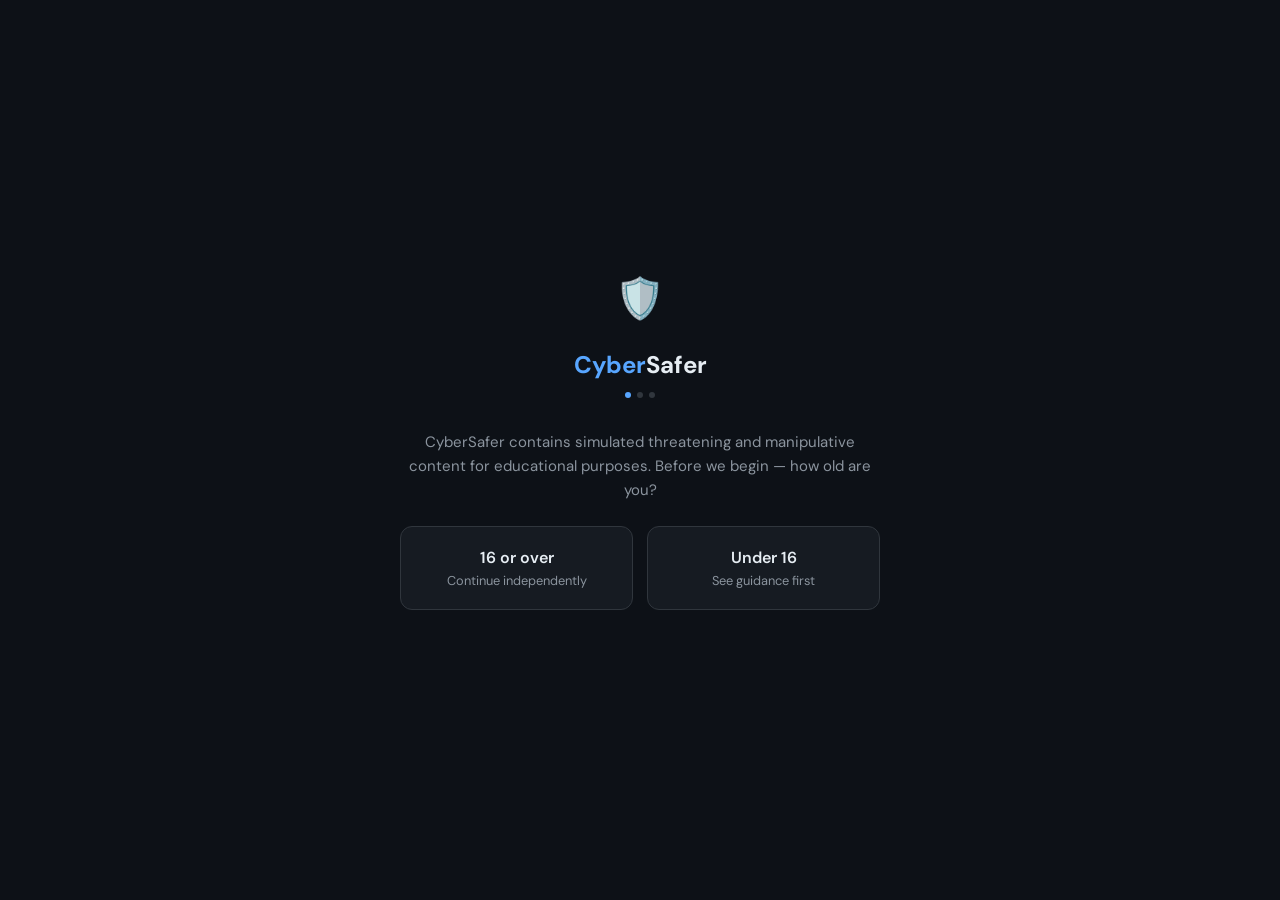
<file: static/scenarios.html>
<!DOCTYPE html>
<html lang="en">
<head>
  <meta charset="UTF-8">
  <meta name="robots" content="noindex,nofollow">
  <meta name="viewport" content="width=device-width, initial-scale=1.0">
  <title>Training — CyberSafer</title>
  <link rel="stylesheet" href="css/styles.css">
  <style>
    .cat-grid {
      display: grid;
      grid-template-columns: 1fr;
      gap: 0.875rem;
    }
    .cat-card {
      background: var(--surface);
      border: 1px solid var(--border);
      border-radius: var(--radius-lg);
      padding: 1.25rem 1.25rem 1.25rem 1rem;
      cursor: pointer;
      transition: all 0.15s ease;
      display: flex;
      align-items: center;
      gap: 1rem;
      position: relative;
      overflow: hidden;
    }
    .cat-card:hover { border-color: var(--blue); transform: translateY(-1px); }
    .cat-card:active { transform: translateY(0); }
    .cat-card__icon {
      font-size: 2rem;
      flex-shrink: 0;
      width: 3rem;
      text-align: center;
    }
    .cat-card__body { flex: 1; min-width: 0; }
    .cat-card__title { font-weight: 700; font-size: 1rem; margin-bottom: 0.25rem; }
    .cat-card__desc { font-size: 0.8375rem; color: var(--text-muted); line-height: 1.45; }
    .cat-card__meta {
      display: flex;
      align-items: center;
      gap: 0.5rem;
      margin-top: 0.5rem;
      flex-wrap: wrap;
    }
    .cat-card__arrow {
      color: var(--text-subtle);
      font-size: 1.1rem;
      flex-shrink: 0;
      transition: transform 0.15s ease, color 0.15s ease;
    }
    .cat-card:hover .cat-card__arrow { transform: translateX(3px); color: var(--blue); }
    .progress-dots {
      display: flex;
      gap: 3px;
      align-items: center;
    }
    .dot {
      width: 7px; height: 7px;
      border-radius: 50%;
      background: var(--border);
      transition: background 0.2s;
    }
    .dot--done { background: var(--green); }
    @media (min-width: 560px) {
      .cat-grid { grid-template-columns: 1fr 1fr; }
    }
    @media (min-width: 900px) {
      .cat-grid { grid-template-columns: 1fr 1fr 1fr; }
    }
  </style>
</head>
<body>
  <script>
    // Onboarding gate — redirect if not accepted this session
    try {
      const _ob = JSON.parse(sessionStorage.getItem('cs_onboarded') || 'null');
      if (!_ob || !_ob.accepted) window.location.replace('onboarding.html');
    } catch(e) {
      window.location.replace('onboarding.html');
    }
  </script>
  <header class="header">
    <a href="/" class="header__logo">🛡️ <span>Cyber</span>Safer</a>
    <nav class="header__nav">
      <a href="scenarios.html" style="color:var(--text);">Training</a>
    </nav>
  </header>

  <div class="container page">
    <h1 class="page__title">Training Scenarios</h1>
    <p class="page__subtitle">Choose a threat category to begin. Each category has a Recognise level and a Respond level.</p>
    <div class="cat-grid" id="cat-grid">
      <p class="text-muted">Loading...</p>
    </div>
  </div>

  <script>
    const CATEGORIES = {
      phishing:      { icon:'🎣', label:'Phishing',       desc:'Fake emails and messages designed to steal your information or trick you into clicking malicious links.' },
      online_scams:  { icon:'💸', label:'Scams',          desc:'Too-good-to-be-true investment offers, fake jobs, and financial fraud.' },
      malware:       { icon:'🦠', label:'Malware',        desc:'Malicious software and fake tech support scams that try to compromise your device.' },
      identity_theft:{ icon:'🪪', label:'Identity Theft', desc:'Attempts to harvest your personal information and take over your accounts.' },
      cyberbullying: { icon:'😤', label:'Cyberbullying',  desc:'Online harassment, threats, and social manipulation in group chats and on social media.' },
      grooming:      { icon:'⚠️', label:'Online Safety',  desc:'Manipulation and grooming tactics used by adults targeting young people online.' },
    };

    async function load() {
      const grid = document.getElementById('cat-grid');
      try {
        const res = await fetch('scenarios-index.json');
        const data = await res.json();
        const cats = data.categories || {};
        const completed = JSON.parse(localStorage.getItem('cs_completed') || '[]');

        const order = ['phishing','online_scams','malware','identity_theft','cyberbullying','grooming'];
        const sorted = order.filter(k => cats[k]).concat(Object.keys(cats).filter(k => !order.includes(k)));

        grid.innerHTML = sorted.map(key => {
          const meta = CATEGORIES[key] || { icon:'🔐', label: key, desc:'' };
          const scenarios = cats[key] || [];
          const total = scenarios.length;
          const done = scenarios.filter(s => completed.includes(s.id)).length;
          const dots = scenarios.map(s => `<div class="dot ${completed.includes(s.id) ? 'dot--done' : ''}"></div>`).join('');

          return `
            <div class="cat-card" onclick="location.href='category.html?cat=${encodeURIComponent(key)}'">
              <div class="cat-card__icon">${meta.icon}</div>
              <div class="cat-card__body">
                <div class="cat-card__title">${meta.label}</div>
                <div class="cat-card__desc">${meta.desc}</div>
                <div class="cat-card__meta">
                  <span class="badge badge--subtle">${total} scenario${total !== 1 ? 's' : ''}</span>
                  ${done > 0 ? `<span class="badge badge--green">${done} done</span>` : ''}
                  <div class="progress-dots">${dots}</div>
                </div>
              </div>
              <div class="cat-card__arrow">›</div>
            </div>
          `;
        }).join('');
      } catch(e) {
        grid.innerHTML = `<p style="color:var(--red);">Could not load scenarios: ${e.message}</p>`;
      }
    }

    load();
  </script>
</body>
</html>
</file>
<file: static/css/styles.css>
/* CyberSafer v2 — styles.css
   Aesthetic: Tactical minimalism
   Fonts: DM Sans (body) + DM Mono (chat/code)
   Mobile-first, single stylesheet
*/

@import url('https://fonts.googleapis.com/css2?family=DM+Sans:wght@300;400;500;600;700&family=DM+Mono:wght@400;500&display=swap');

/* ---------- Variables ---------- */
:root {
  --bg:           #0d1117;
  --surface:      #161b22;
  --surface-2:    #1c2128;
  --border:       #30363d;
  --border-subtle:#21262d;

  --blue:         #58a6ff;
  --blue-dim:     rgba(88, 166, 255, 0.15);
  --blue-border:  rgba(88, 166, 255, 0.3);
  --green:        #3fb950;
  --green-dim:    rgba(63, 185, 80, 0.12);
  --green-border: rgba(63, 185, 80, 0.3);
  --amber:        #d29922;
  --amber-dim:    rgba(210, 153, 34, 0.12);
  --red:          #f85149;
  --red-dim:      rgba(248, 81, 73, 0.12);

  --text:         #e6edf3;
  --text-muted:   #8b949e;
  --text-subtle:  #484f58;

  --radius:       8px;
  --radius-lg:    12px;
  --radius-xl:    16px;
  --transition:   0.15s ease;

  --font-body:    'DM Sans', system-ui, sans-serif;
  --font-mono:    'DM Mono', 'Courier New', monospace;
}

/* ---------- Reset ---------- */
*, *::before, *::after { box-sizing: border-box; margin: 0; padding: 0; }
html { font-size: 16px; -webkit-text-size-adjust: 100%; }
body {
  font-family: var(--font-body);
  background: var(--bg);
  color: var(--text);
  line-height: 1.6;
  min-height: 100vh;
  overflow-x: hidden;
}
a { color: var(--blue); text-decoration: none; }
a:hover { text-decoration: underline; }
button { cursor: pointer; font-family: var(--font-body); }
img { max-width: 100%; }

/* ---------- Layout ---------- */
.container {
  width: 100%;
  max-width: 680px;
  margin: 0 auto;
  padding: 0 1.25rem;
}
.container--wide {
  max-width: 960px;
}

/* ---------- Header ---------- */
.header {
  border-bottom: 1px solid var(--border-subtle);
  padding: 1rem 1.25rem;
  display: flex;
  align-items: center;
  justify-content: space-between;
  position: sticky;
  top: 0;
  background: var(--bg);
  z-index: 100;
}
.header__logo {
  font-size: 1.1rem;
  font-weight: 700;
  color: var(--text);
  text-decoration: none;
  display: flex;
  align-items: center;
  gap: 0.5rem;
}
.header__logo span { color: var(--blue); }
.header__nav { display: flex; gap: 1rem; }
.header__nav a {
  font-size: 0.875rem;
  color: var(--text-muted);
  font-weight: 500;
}
.header__nav a:hover { color: var(--text); text-decoration: none; }

/* ---------- Buttons ---------- */
.btn {
  display: inline-flex;
  align-items: center;
  gap: 0.5rem;
  padding: 0.625rem 1.25rem;
  border-radius: var(--radius);
  font-size: 0.9375rem;
  font-weight: 600;
  border: none;
  transition: all var(--transition);
  white-space: nowrap;
}
.btn--primary {
  background: var(--blue);
  color: #fff;
}
.btn--primary:hover { background: #79b8ff; }
.btn--secondary {
  background: var(--surface-2);
  color: var(--text);
  border: 1px solid var(--border);
}
.btn--secondary:hover { border-color: var(--blue); color: var(--blue); }
.btn--ghost {
  background: transparent;
  color: var(--text-muted);
  border: 1px solid var(--border);
}
.btn--ghost:hover { color: var(--text); border-color: var(--border); }
.btn--close {
  background: var(--surface-2);
  color: var(--text-muted);
  border: 1px solid var(--border);
}
.btn--close:hover { border-color: var(--red); color: var(--red); }
.btn--danger {
  background: var(--red-dim);
  color: var(--red);
  border: 1px solid rgba(248,81,73,0.3);
}
.btn--danger:hover { background: rgba(248,81,73,0.25); }
.btn--lg { padding: 0.875rem 2rem; font-size: 1rem; border-radius: var(--radius-lg); }
.btn--sm { padding: 0.375rem 0.75rem; font-size: 0.8125rem; }
.btn--full { width: 100%; justify-content: center; }
.btn:disabled { opacity: 0.5; cursor: not-allowed; }

/* ---------- Cards ---------- */
.card {
  background: var(--surface);
  border: 1px solid var(--border);
  border-radius: var(--radius-lg);
  padding: 1.25rem;
  transition: border-color var(--transition);
}
.card--interactive { cursor: pointer; }
.card--interactive:hover { border-color: var(--blue); }
.card--interactive:active { transform: scale(0.99); }

/* ---------- Badges ---------- */
.badge {
  display: inline-flex;
  align-items: center;
  gap: 0.3rem;
  padding: 0.2rem 0.6rem;
  border-radius: 20px;
  font-size: 0.75rem;
  font-weight: 600;
  text-transform: uppercase;
  letter-spacing: 0.5px;
}
.badge--blue   { background: var(--blue-dim);  color: var(--blue);  border: 1px solid var(--blue-border); }
.badge--green  { background: var(--green-dim); color: var(--green); border: 1px solid var(--green-border); }
.badge--amber  { background: var(--amber-dim); color: var(--amber); border: 1px solid rgba(210,153,34,0.3); }
.badge--red    { background: var(--red-dim);   color: var(--red);   border: 1px solid rgba(248,81,73,0.3); }
.badge--subtle { background: var(--surface-2); color: var(--text-muted); border: 1px solid var(--border); }

/* ---------- Flag chip (animated) ---------- */
.flag-chip {
  display: inline-flex;
  align-items: center;
  gap: 0.35rem;
  padding: 0.3rem 0.7rem;
  background: var(--green-dim);
  border: 1px solid var(--green-border);
  border-radius: 20px;
  font-size: 0.8rem;
  font-weight: 600;
  color: var(--green);
  animation: flagPop 0.4s cubic-bezier(0.175, 0.885, 0.32, 1.275) forwards;
}
@keyframes flagPop {
  0%   { transform: scale(0.6); opacity: 0; }
  70%  { transform: scale(1.08); }
  100% { transform: scale(1); opacity: 1; }
}

/* ---------- Score ring ---------- */
.score-ring {
  display: flex;
  flex-direction: column;
  align-items: center;
  gap: 0.5rem;
}
.score-ring svg { transform: rotate(-90deg); }
.score-ring__label {
  font-size: 2rem;
  font-weight: 700;
  color: var(--text);
  font-variant-numeric: tabular-nums;
}
.score-ring__sublabel {
  font-size: 0.875rem;
  color: var(--text-muted);
}

/* ---------- Category tabs ---------- */
.tabs {
  display: flex;
  gap: 0.5rem;
  flex-wrap: wrap;
  margin-bottom: 1.5rem;
}
.tab {
  padding: 0.4rem 1rem;
  border-radius: 20px;
  font-size: 0.875rem;
  font-weight: 500;
  border: 1px solid var(--border);
  background: transparent;
  color: var(--text-muted);
  transition: all var(--transition);
}
.tab:hover { color: var(--text); border-color: var(--blue); }
.tab--active {
  background: var(--blue-dim);
  color: var(--blue);
  border-color: var(--blue-border);
}

/* ---------- Chat ---------- */
.chat-layout {
  display: flex;
  flex-direction: column;
  height: 100dvh;
}
.chat-header {
  padding: 0.875rem 1.25rem;
  border-bottom: 1px solid var(--border-subtle);
  display: flex;
  align-items: center;
  gap: 1rem;
  background: var(--bg);
  flex-shrink: 0;
}
.chat-header__info { flex: 1; min-width: 0; }
.chat-header__name {
  font-weight: 600;
  font-size: 0.9375rem;
  white-space: nowrap;
  overflow: hidden;
  text-overflow: ellipsis;
}
.chat-header__meta {
  font-size: 0.8rem;
  color: var(--text-muted);
}
.chat-header__actions { display: flex; gap: 0.5rem; flex-shrink: 0; }

.flag-counter {
  display: flex;
  align-items: center;
  gap: 0.4rem;
  font-size: 0.8125rem;
  font-weight: 600;
  color: var(--text-muted);
  background: var(--surface);
  border: 1px solid var(--border);
  border-radius: 20px;
  padding: 0.3rem 0.75rem;
  transition: all var(--transition);
}
.flag-counter.has-flags {
  color: var(--green);
  background: var(--green-dim);
  border-color: var(--green-border);
}

.chat-messages {
  flex: 1;
  overflow-y: auto;
  padding: 1.25rem;
  display: flex;
  flex-direction: column;
  gap: 1rem;
  scroll-behavior: smooth;
}
.chat-messages::-webkit-scrollbar { width: 4px; }
.chat-messages::-webkit-scrollbar-track { background: transparent; }
.chat-messages::-webkit-scrollbar-thumb { background: var(--border); border-radius: 2px; }

.message {
  display: flex;
  gap: 0.75rem;
  max-width: 85%;
  animation: msgIn 0.2s ease forwards;
}
@keyframes msgIn {
  from { opacity: 0; transform: translateY(6px); }
  to   { opacity: 1; transform: translateY(0); }
}
.message--user {
  align-self: flex-end;
  flex-direction: row-reverse;
}
.message--adversary { align-self: flex-start; }
.message--system {
  align-self: center;
  max-width: 100%;
}

.message__avatar {
  width: 2rem;
  height: 2rem;
  border-radius: 50%;
  display: flex;
  align-items: center;
  justify-content: center;
  font-size: 1rem;
  flex-shrink: 0;
  background: var(--surface-2);
  border: 1px solid var(--border);
}
.message--user .message__avatar {
  background: var(--blue-dim);
  border-color: var(--blue-border);
}

.message__bubble {
  padding: 0.75rem 1rem;
  border-radius: var(--radius-lg);
  font-size: 0.9375rem;
  line-height: 1.55;
  font-family: var(--font-mono);
  font-size: 0.875rem;
}
.message--adversary .message__bubble {
  background: var(--surface);
  border: 1px solid var(--border);
  border-top-left-radius: 4px;
  color: var(--text);
}
.message--user .message__bubble {
  background: var(--blue-dim);
  border: 1px solid var(--blue-border);
  border-top-right-radius: 4px;
  color: var(--text);
}
.message--system .message__bubble {
  background: var(--green-dim);
  border: 1px solid var(--green-border);
  color: var(--green);
  font-family: var(--font-body);
  font-size: 0.875rem;
  font-weight: 500;
  text-align: center;
  width: 100%;
}

.message__flags {
  display: flex;
  flex-wrap: wrap;
  gap: 0.4rem;
  margin-top: 0.5rem;
}

.typing-indicator {
  display: flex;
  gap: 4px;
  padding: 0.75rem 1rem;
  background: var(--surface);
  border: 1px solid var(--border);
  border-radius: var(--radius-lg);
  border-top-left-radius: 4px;
  width: fit-content;
}
.typing-dot {
  width: 6px; height: 6px;
  background: var(--text-muted);
  border-radius: 50%;
  animation: typingBounce 1.2s infinite;
}
.typing-dot:nth-child(2) { animation-delay: 0.2s; }
.typing-dot:nth-child(3) { animation-delay: 0.4s; }
@keyframes typingBounce {
  0%, 80%, 100% { transform: translateY(0); opacity: 0.4; }
  40% { transform: translateY(-5px); opacity: 1; }
}

.chat-input-area {
  padding: 1rem 1.25rem;
  border-top: 1px solid var(--border-subtle);
  background: var(--bg);
  flex-shrink: 0;
}
.chat-input-row {
  display: flex;
  gap: 0.75rem;
  align-items: flex-end;
}
.chat-input {
  flex: 1;
  background: var(--surface);
  border: 1px solid var(--border);
  border-radius: var(--radius-lg);
  padding: 0.75rem 1rem;
  color: var(--text);
  font-family: var(--font-body);
  font-size: 0.9375rem;
  resize: none;
  min-height: 48px;
  max-height: 140px;
  line-height: 1.5;
  transition: border-color var(--transition);
  overflow-y: auto;
}
.chat-input:focus { outline: none; border-color: var(--blue); }
.chat-input::placeholder { color: var(--text-subtle); }
.chat-send {
  width: 48px;
  height: 48px;
  border-radius: var(--radius-lg);
  background: var(--blue);
  border: none;
  color: #fff;
  font-size: 1.1rem;
  display: flex;
  align-items: center;
  justify-content: center;
  flex-shrink: 0;
  transition: background var(--transition);
}
.chat-send:hover { background: #79b8ff; }
.chat-send:disabled { background: var(--border); }

/* ---------- Modal ---------- */
.modal-overlay {
  position: fixed;
  inset: 0;
  background: rgba(0,0,0,0.75);
  display: flex;
  align-items: center;
  justify-content: center;
  z-index: 200;
  padding: 1.25rem;
  animation: fadeIn 0.2s ease;
}
@keyframes fadeIn { from { opacity: 0; } to { opacity: 1; } }
.modal {
  background: var(--surface);
  border: 1px solid var(--border);
  border-radius: var(--radius-xl);
  padding: 2rem;
  max-width: 480px;
  width: 100%;
  animation: slideUp 0.25s ease;
}
@keyframes slideUp {
  from { transform: translateY(16px); opacity: 0; }
  to   { transform: translateY(0); opacity: 1; }
}
.modal__icon { font-size: 2.5rem; margin-bottom: 1rem; }
.modal__title { font-size: 1.25rem; font-weight: 700; margin-bottom: 0.75rem; }
.modal__body { color: var(--text-muted); line-height: 1.65; margin-bottom: 1.5rem; font-size: 0.9375rem; }
.modal__actions { display: flex; gap: 0.75rem; flex-wrap: wrap; }

/* ---------- Page sections ---------- */
.page { padding: 2rem 0 4rem; }
.page__title { font-size: 1.5rem; font-weight: 700; margin-bottom: 0.5rem; }
.page__subtitle { color: var(--text-muted); margin-bottom: 2rem; font-size: 0.9375rem; }

.scenario-grid {
  display: grid;
  grid-template-columns: 1fr;
  gap: 0.875rem;
}

.scenario-card {
  background: var(--surface);
  border: 1px solid var(--border);
  border-radius: var(--radius-lg);
  padding: 1.25rem;
  cursor: pointer;
  transition: all var(--transition);
  position: relative;
  display: flex;
  flex-direction: column;
  gap: 0.75rem;
}
.scenario-card:hover { border-color: var(--blue); transform: translateY(-1px); }
.scenario-card:active { transform: translateY(0); }
.scenario-card__header { display: flex; align-items: flex-start; justify-content: space-between; gap: 1rem; }
.scenario-card__title { font-weight: 600; font-size: 0.9375rem; line-height: 1.3; }
.scenario-card__desc { font-size: 0.875rem; color: var(--text-muted); line-height: 1.5; }
.scenario-card__meta { display: flex; gap: 0.5rem; align-items: center; flex-wrap: wrap; }
.scenario-card__done {
  position: absolute;
  top: 1rem; right: 1rem;
  width: 22px; height: 22px;
  background: var(--green-dim);
  border: 1px solid var(--green-border);
  border-radius: 50%;
  display: flex; align-items: center; justify-content: center;
  font-size: 0.75rem;
  color: var(--green);
}

/* ---------- Results / Debrief ---------- */
.results-page { padding: 2rem 1.25rem 4rem; max-width: 600px; margin: 0 auto; }
.results-header { text-align: center; margin-bottom: 2.5rem; }
.results-score { margin: 1.5rem auto; }
.results-flags { margin-bottom: 2rem; }
.results-flags__title { font-size: 0.8125rem; font-weight: 600; text-transform: uppercase; letter-spacing: 1px; color: var(--text-muted); margin-bottom: 0.75rem; }
.results-flags__list { display: flex; flex-wrap: wrap; gap: 0.5rem; }
.flag-item {
  display: inline-flex;
  align-items: center;
  gap: 0.4rem;
  padding: 0.35rem 0.75rem;
  border-radius: 20px;
  font-size: 0.8rem;
  font-weight: 500;
}
.flag-item--found { background: var(--green-dim); color: var(--green); border: 1px solid var(--green-border); }
.flag-item--missed { background: var(--surface-2); color: var(--text-muted); border: 1px solid var(--border); }
.debrief-box {
  background: var(--surface);
  border: 1px solid var(--border);
  border-radius: var(--radius-lg);
  padding: 1.5rem;
  margin-bottom: 1.5rem;
  font-size: 0.9375rem;
  line-height: 1.7;
  color: var(--text-muted);
}
.debrief-box p { margin-bottom: 0.75rem; }
.debrief-box p:last-child { margin-bottom: 0; }
.debrief-box strong { color: var(--text); }
.resources-box {
  background: var(--blue-dim);
  border: 1px solid var(--blue-border);
  border-radius: var(--radius-lg);
  padding: 1.25rem;
  margin-bottom: 1.5rem;
}
.resources-box__title { font-weight: 600; margin-bottom: 0.75rem; font-size: 0.875rem; color: var(--blue); }
.resource-link {
  display: flex;
  align-items: center;
  gap: 0.5rem;
  color: var(--text-muted);
  font-size: 0.875rem;
  padding: 0.3rem 0;
}
.resource-link:hover { color: var(--blue); }
.learning-list { list-style: none; }
.learning-list li {
  padding: 0.5rem 0;
  padding-left: 1.25rem;
  position: relative;
  font-size: 0.9rem;
  color: var(--text-muted);
  border-bottom: 1px solid var(--border-subtle);
}
.learning-list li:last-child { border-bottom: none; }
.learning-list li::before {
  content: '→';
  position: absolute;
  left: 0;
  color: var(--blue);
}

/* ---------- Hero (index) ---------- */
.hero {
  padding: 4rem 1.25rem 3rem;
  text-align: center;
  max-width: 560px;
  margin: 0 auto;
}
.hero__icon { font-size: 3.5rem; margin-bottom: 1.5rem; }
.hero__title {
  font-size: clamp(1.75rem, 5vw, 2.5rem);
  font-weight: 700;
  line-height: 1.2;
  margin-bottom: 1rem;
}
.hero__title span { color: var(--blue); }
.hero__desc {
  color: var(--text-muted);
  font-size: 1.0625rem;
  line-height: 1.65;
  margin-bottom: 2.5rem;
}
.hero__actions {
  display: flex;
  gap: 0.875rem;
  justify-content: center;
  flex-wrap: wrap;
}
.hero__stats {
  display: flex;
  gap: 2rem;
  justify-content: center;
  margin-top: 3rem;
  flex-wrap: wrap;
}
.hero__stat { text-align: center; }
.hero__stat-num { font-size: 1.5rem; font-weight: 700; color: var(--blue); }
.hero__stat-label { font-size: 0.8125rem; color: var(--text-muted); margin-top: 0.25rem; }

/* ---------- Warning banner ---------- */
.warning-banner {
  background: var(--amber-dim);
  border: 1px solid rgba(210,153,34,0.3);
  border-radius: var(--radius-lg);
  padding: 1.25rem;
  display: flex;
  gap: 1rem;
  margin-bottom: 1.5rem;
}
.warning-banner__icon { font-size: 1.5rem; flex-shrink: 0; }
.warning-banner__title { font-weight: 600; color: var(--amber); margin-bottom: 0.4rem; }
.warning-banner__body { font-size: 0.875rem; color: var(--text-muted); line-height: 1.55; }

/* ---------- Utility ---------- */
.mt-1 { margin-top: 0.5rem; }
.mt-2 { margin-top: 1rem; }
.mt-3 { margin-top: 1.5rem; }
.mb-1 { margin-bottom: 0.5rem; }
.mb-2 { margin-bottom: 1rem; }
.mb-3 { margin-bottom: 1.5rem; }
.text-muted { color: var(--text-muted); }
.text-center { text-align: center; }
.divider { height: 1px; background: var(--border-subtle); margin: 1.5rem 0; }
.visually-hidden { position: absolute; width: 1px; height: 1px; overflow: hidden; clip: rect(0,0,0,0); }

/* ---------- Responsive ---------- */
@media (min-width: 600px) {
  .scenario-grid { grid-template-columns: 1fr 1fr; }
  .modal { padding: 2.5rem; }
  .results-page { padding: 3rem 2rem 5rem; }
}
@media (min-width: 960px) {
  .scenario-grid { grid-template-columns: repeat(3, 1fr); }
}
</file>
